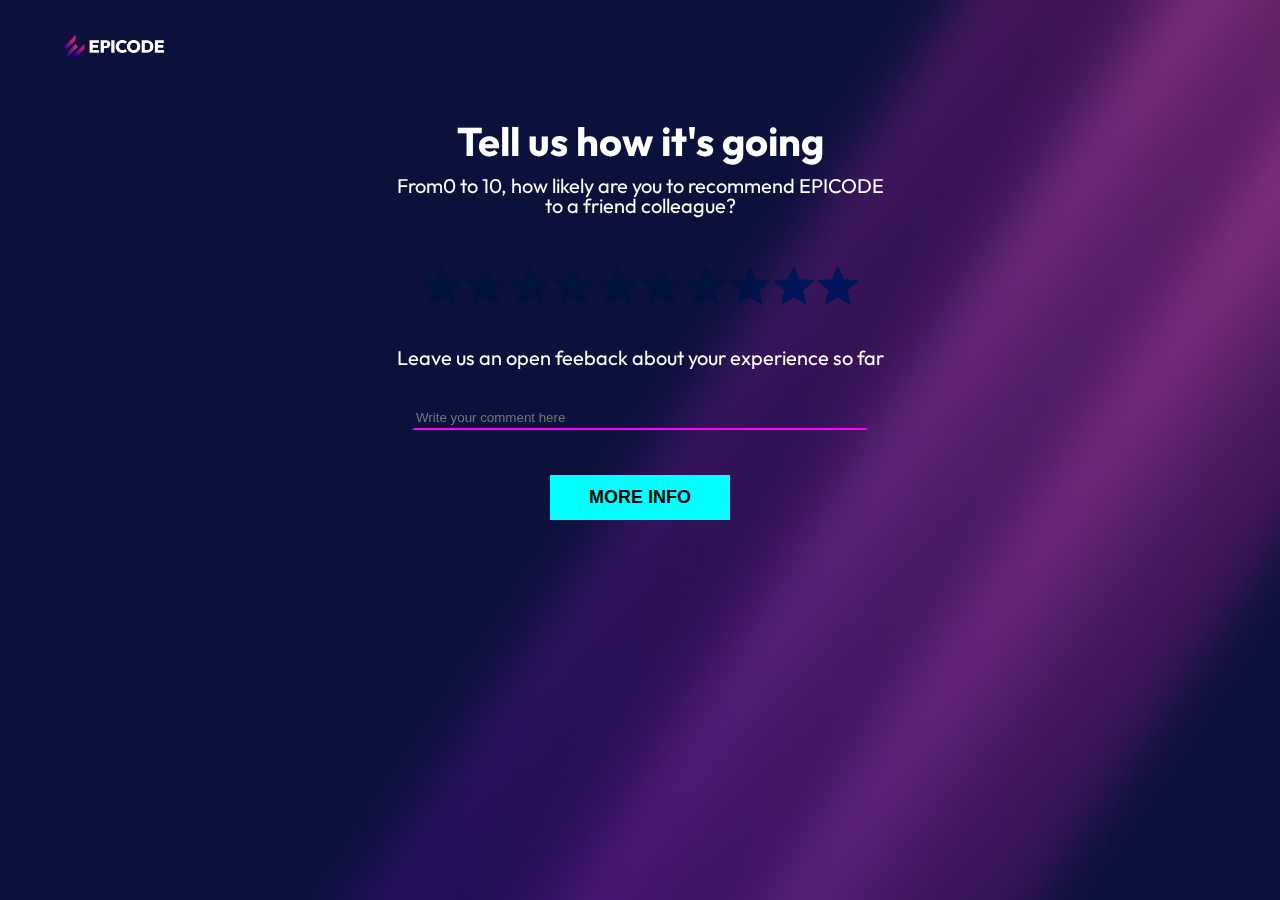
<file: feedback.html>
<!DOCTYPE html>
<html lang="en">
  <head>
    <meta charset="UTF-8" />
    <meta name="viewport" content="width=device-width, initial-scale=1.0" />
    <title>Document</title>
    <link rel="stylesheet" href="assets/reset.css" />
    <link rel="stylesheet" href="assets/feedback.css" />
  </head>
  <body>
    <div class="container">
      <main>
        <img src="assets/img/epicode_logo.png" alt="logo" id="logo" />
      </main>
      <div class="text">
        <h3>Tell us how it's going</h3>
        <p>
          From0 to 10, how likely are you to recommend EPICODE <br />
          to a friend colleague?
        </p>
      </div>
      <div id="star">
        <img src="assets/img/star.svg" alt="stella" width="40px" class="star" />
        <img src="assets/img/star.svg" alt="stella" width="40px" class="star" />
        <img src="assets/img/star.svg" alt="stella" width="40px" class="star" />
        <img src="assets/img/star.svg" alt="stella" width="40px" class="star" />
        <img src="assets/img/star.svg" alt="stella" width="40px" class="star" />
        <img src="assets/img/star.svg" alt="stella" width="40px" class="star" />
        <img src="assets/img/star.svg" alt="stella" width="40px" class="star" />
        <img src="assets/img/star.svg" alt="stella" width="40px" class="star" />
        <img src="assets/img/star.svg" alt="stella" width="40px" class="star" />
        <img src="assets/img/star.svg" alt="stella" width="40px" class="star" />
      </div>
      <div class="text2">
        <p>Leave us an open feeback about your experience so far</p>
      </div>
      <form action="https://www.epicode.com/" class="form" id="inviaForm">
        <input
          type="text"
          name="text"
          class="box"
          placeholder="Write your comment here"
        />
      </form>
      <div class="button-div">
        <button id="form-button">MORE INFO</button>
      </div>
    </div>
    <script src="script/feedback.js"></script>
  </body>
</html>
</file>
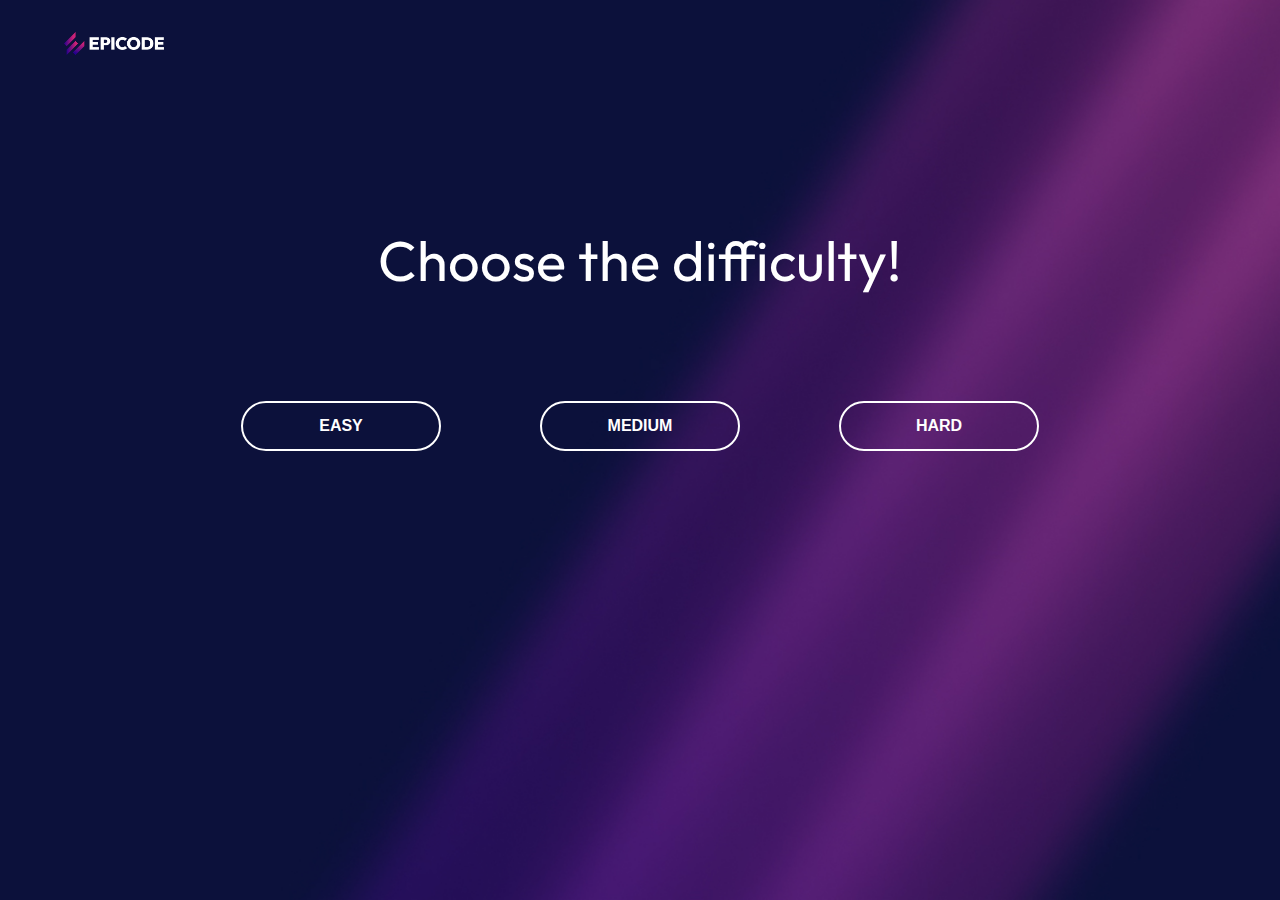
<file: main-difficulty.html>
<!DOCTYPE html>
<html lang="en">
  <head>
    <meta charset="UTF-8" />
    <meta name="viewport" content="width=device-width, initial-scale=1.0" />
    <link rel="stylesheet" href="assets/reset.css" />
    <link rel="stylesheet" href="assets/main2.css" />
    <title>Difficult</title>
  </head>
  <body>
    <div class="container">
      <main id="main">
        <img id="logo" src="assets/img/epicode_logo.png" alt="Epicode Logo" />
        <h1>Choose the difficulty!</h1>
        <div id="button">
          <button id="easy" onclick="caricaQuiz('quiz.html')">EASY</button>
          <button id="medium" onclick="caricaQuiz('quizMedium.html')">
            MEDIUM
          </button>
          <button id="hard" onclick="caricaQuiz('quizHard.html')">HARD</button>
        </div>
      </main>
    </div>
    <script src="script/main.js"></script>
  </body>
</html>
</file>
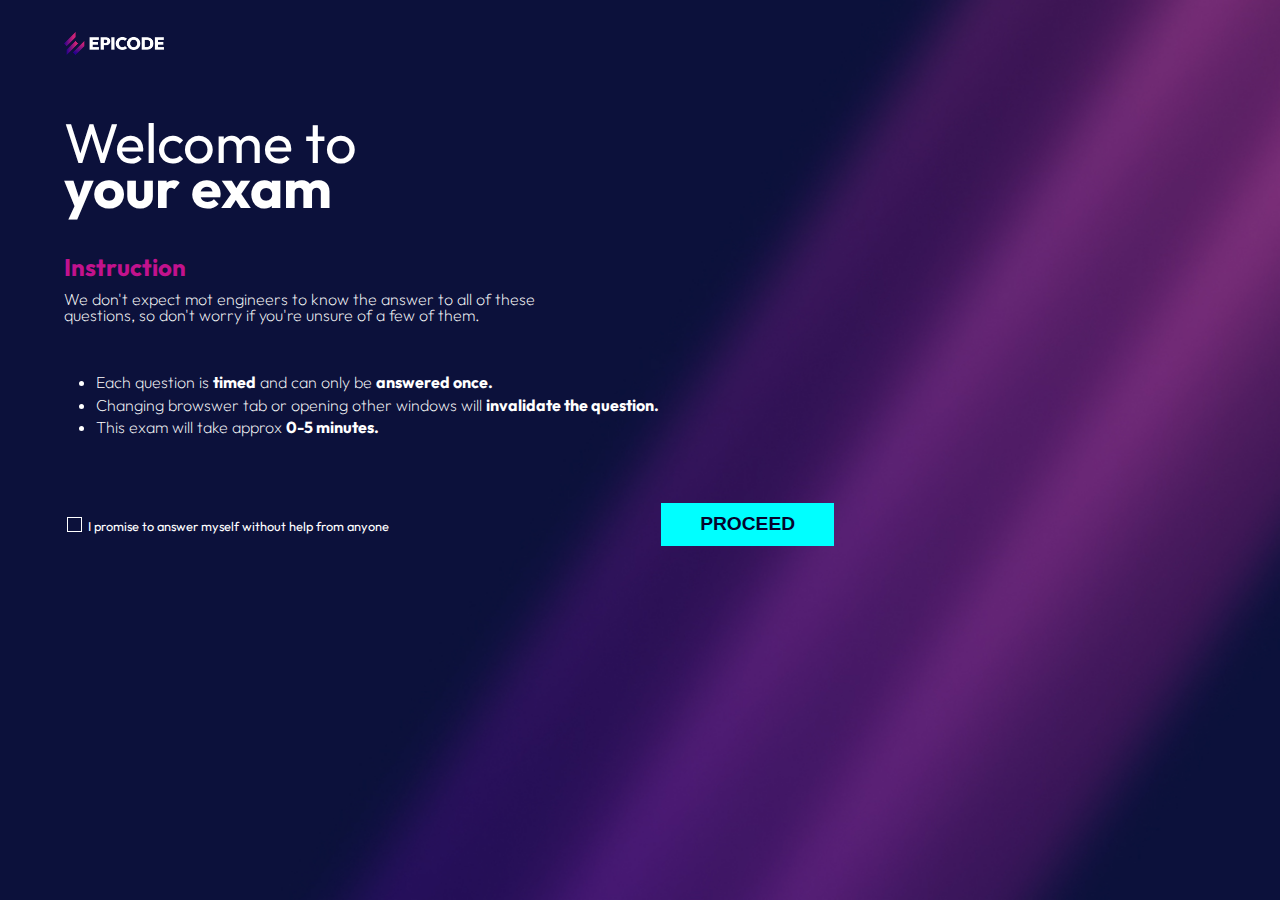
<file: main.html>
<!DOCTYPE html>
<html lang="en">
  <head>
    <meta charset="UTF-8" />
    <meta name="viewport" content="width=device-width, initial-scale=1.0" />
    <link rel="stylesheet" href="assets/reset.css" />
    <link rel="stylesheet" href="assets/main.css" />
    <title>Welcome page</title>
  </head>
  <body>
    <div class="container">
      <main id="main">
        <img id="logo" src="assets/img/epicode_logo.png" alt="Epicode logo" />

        <div id="google_translate_element"></div>
        <h1>Welcome to<br /><b>your exam</b></h1>
        <h3>Instruction</h3>
        <p>
          We don't expect mot engineers to know the answer to all of these<br />
          questions, so don't worry if you're unsure of a few of them.
        </p>
        <ul>
          <li>
            Each question is <b>timed</b> and can only be <b>answered once.</b>
          </li>
          <li>
            Changing browswer tab or opening other windows will
            <b>invalidate the question.</b>
          </li>
          <li>This exam will take approx <b>0-5 minutes.</b></li>
        </ul>

        <form id="checkbox">
          <input type="checkbox" id="check" name="check" required />
          <label for="check"
            >I promise to answer myself without help from anyone</label
          >
          <button id="button">PROCEED</button>
        </form>
      </main>
    </div>

    <script src="script/main.js"></script>
  </body>
</html>
</file>
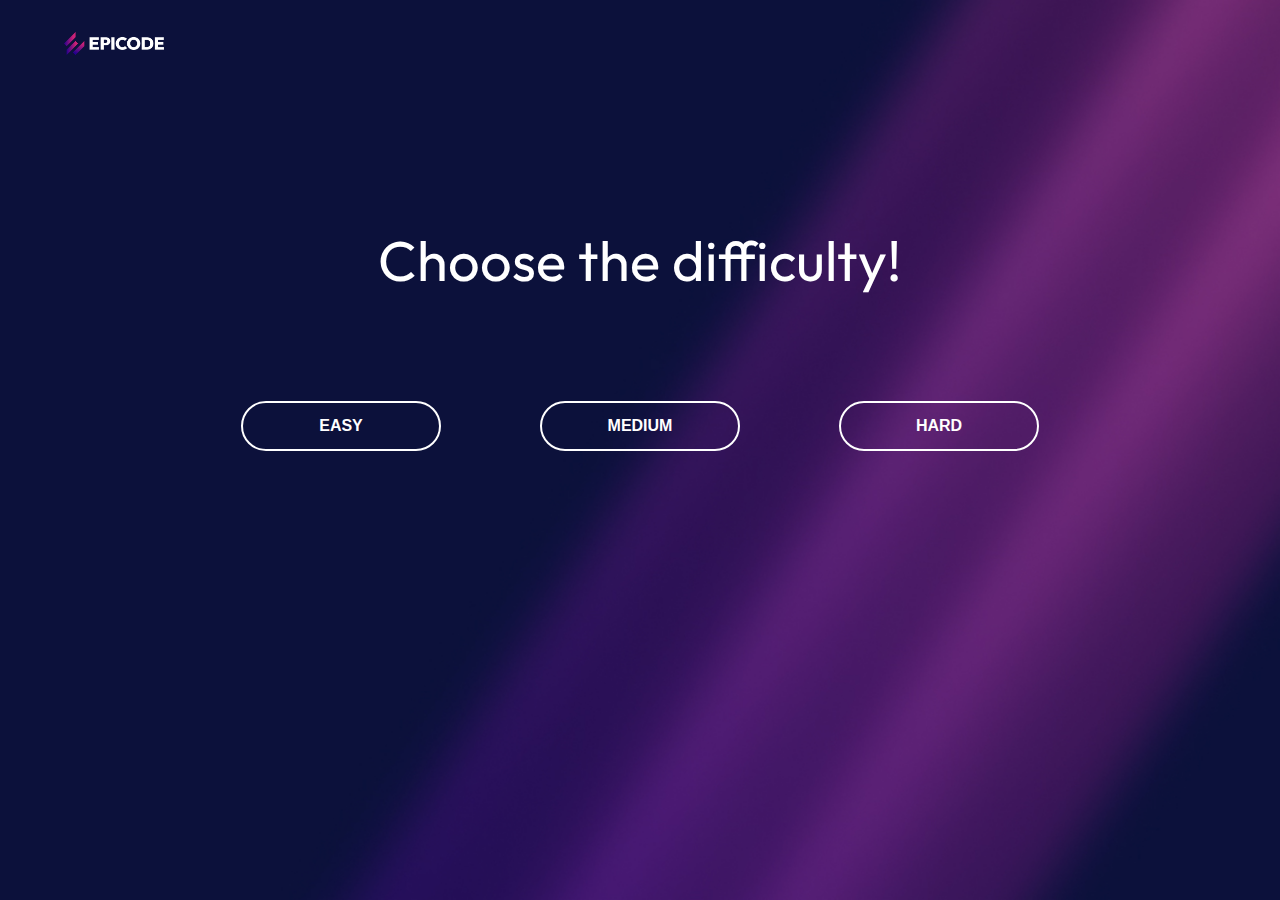
<file: main2.html>
<!DOCTYPE html>
<html lang="en">
  <head>
    <meta charset="UTF-8" />
    <meta name="viewport" content="width=device-width, initial-scale=1.0" />
    <link rel="stylesheet" href="assets/reset.css" />
    <link rel="stylesheet" href="assets/main2.css" />
    <title>Difficult</title>
  </head>
  <body>
    <div class="container">
      <main id="main">
        <img id="logo" src="assets/img/epicode_logo.png" alt="Epicode Logo" />
        <h1>Choose the difficulty!</h1>
        <div id="button">
          <button id="easy">EASY</button>
          <button id="medium">MEDIUM</button>
          <button id="hard">HARD</button>
        </div>
      </main>
    </div>

    <script src="script/main2.js"></script>
  </body>
</html>
</file>
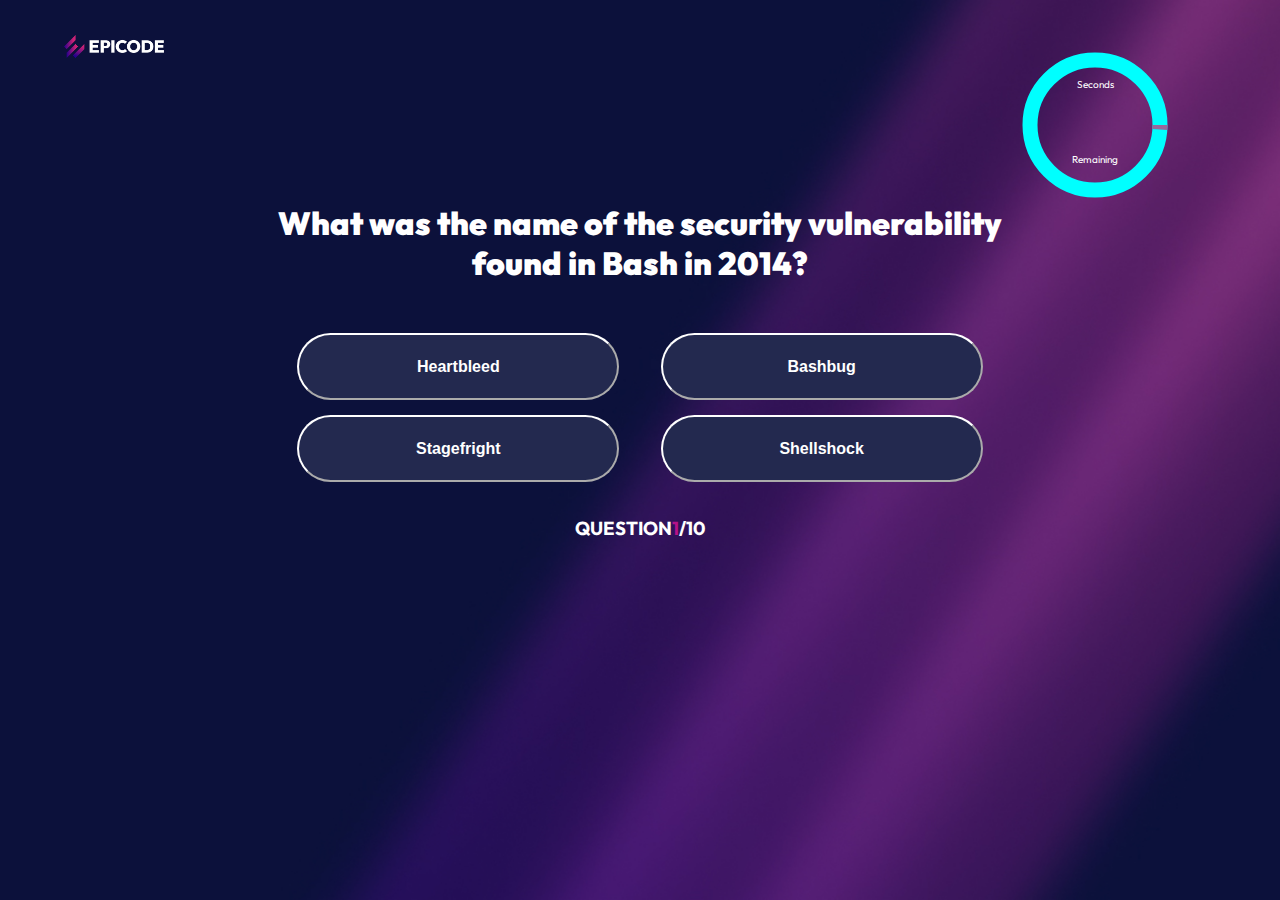
<file: quiz.html>
<!DOCTYPE html>
<html lang="en">
  <head>
    <meta charset="UTF-8" />
    <meta name="viewport" content="width=device-width, initial-scale=1.0" />
    <title>QUIZ PAGE</title>
    <link rel="stylesheet" href="assets/style.css" />

  </head>
  <body>
    <div class="container">
      <main>
        <img src="assets/img/epicode_logo.png" alt="logo" id="logo" />
        <div id="countdown">
          <svg width="150" height="150" xmlns="http://www.w3.org/2000/svg">
            <circle cx="75" cy="75" r="65" fill="transparent" stroke="#00ffff" stroke-width="15" />
            <circle cx="75" cy="75" r="65" fill="transparent" stroke="#98689c" stroke-width="15">
              <animate attributeName="stroke-dasharray" from="0 408" to="360 408" dur="60s" repeatCount="indefinite" id="animationCircle"/>
            </circle>
            <text x="50%" y="25%" text-anchor="middle" fill="white" font-size="10">
              <tspan x="50%" dy="0">Seconds</tspan>
            </text>
            <text x="50%" y="60%" text-anchor="middle" fill="white" font-size="52">
              <tspan x="50%" dy="0" id="seconds"></tspan>
            </text>
            <text x="50%" y="75%" text-anchor="middle" fill="white" font-size="10">
              <tspan x="50%" dy="0">Remaining</tspan>
            </text>
          </svg>
            </text>
          </svg>
          </div>
           </div>
        <div id="question-section">
          <div id="main-question">
            <h1 id="question"></h1>
          </div>
          <div id="buttonsContainer"></div>
        </div>

        <h3 id="scoreOnGoing">
          QUESTION <span id="question-counter"></span>/10
        </h3>
      </main>
    </div>
    <script src="script/main2.js"></script>
    <script src="script/script.js"></script>
    
  </body>
</html>
</file>
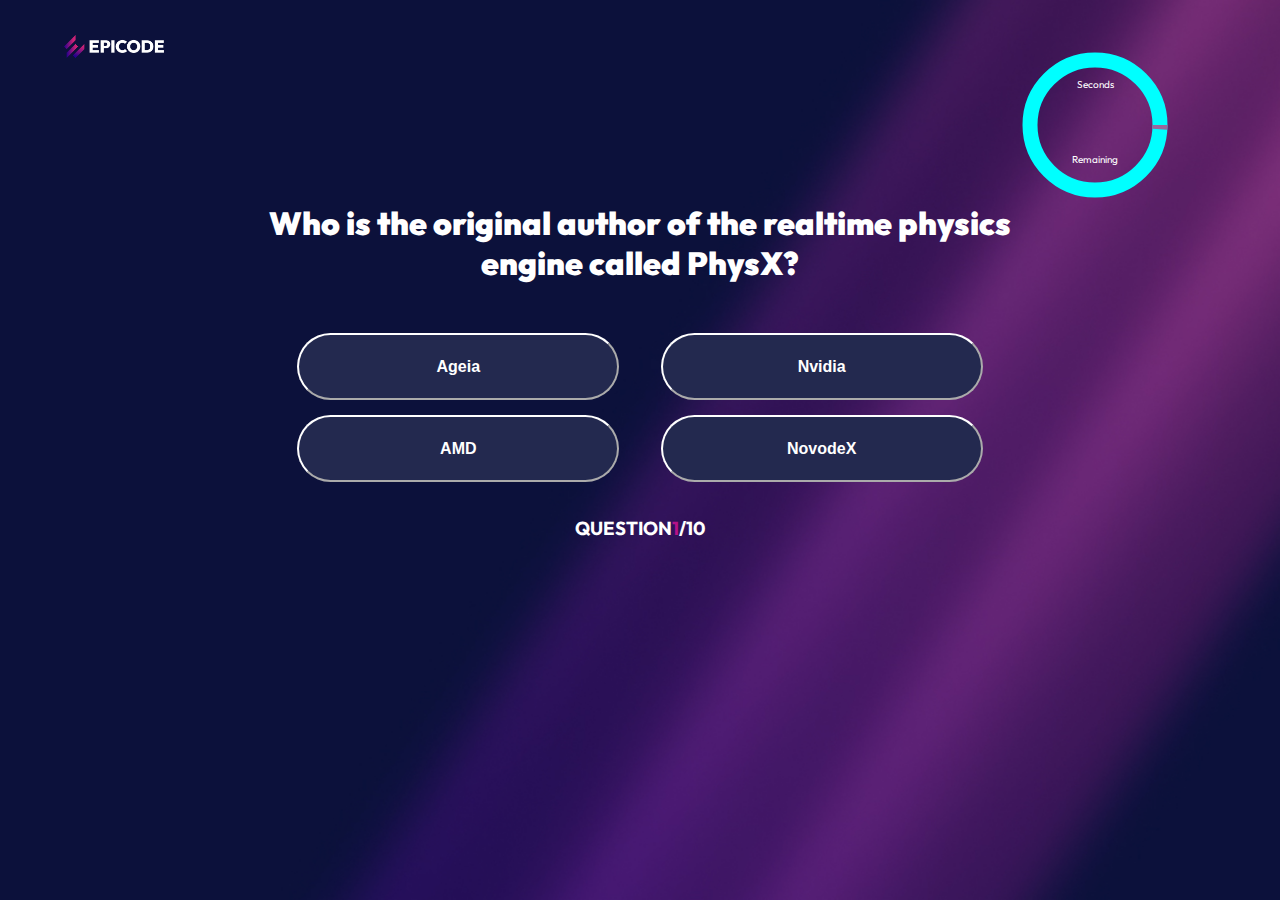
<file: quizHard.html>
<!DOCTYPE html>
<html lang="en">
  <head>
    <meta charset="UTF-8" />
    <meta name="viewport" content="width=device-width, initial-scale=1.0" />
    <title>QUIZ PAGE</title>
    <link rel="stylesheet" href="assets/style.css" />

  </head>
  <body>
    <div class="container">
      <main>
        <img src="assets/img/epicode_logo.png" alt="logo" id="logo" />
        <div id="countdown">
          <svg width="150" height="150" xmlns="http://www.w3.org/2000/svg">
            <circle cx="75" cy="75" r="65" fill="transparent" stroke="#00ffff" stroke-width="15" />
            <circle cx="75" cy="75" r="65" fill="transparent" stroke="#98689c" stroke-width="15">
              <animate attributeName="stroke-dasharray" from="0 408" to="360 408" dur="60s" repeatCount="indefinite" id="animationCircle"/>
            </circle>
            <text x="50%" y="25%" text-anchor="middle" fill="white" font-size="10">
              <tspan x="50%" dy="0">Seconds</tspan>
            </text>
            <text x="50%" y="60%" text-anchor="middle" fill="white" font-size="52">
              <tspan x="50%" dy="0" id="seconds"></tspan>
            </text>
            <text x="50%" y="75%" text-anchor="middle" fill="white" font-size="10">
              <tspan x="50%" dy="0">Remaining</tspan>
            </text>
          </svg>
            </text>
          </svg>
          </div>
           </div>
        <div id="question-section">
          <div id="main-question">
            <h1 id="question"></h1>
          </div>
          <div id="buttonsContainer"></div>
        </div>

        <h3 id="scoreOnGoing">
          QUESTION <span id="question-counter"></span>/10
        </h3>
      </main>
    </div>

    <script src="script/scriptHard.js"></script>
    <script src="script/results.js"></script>
  </body>
</html>
</file>
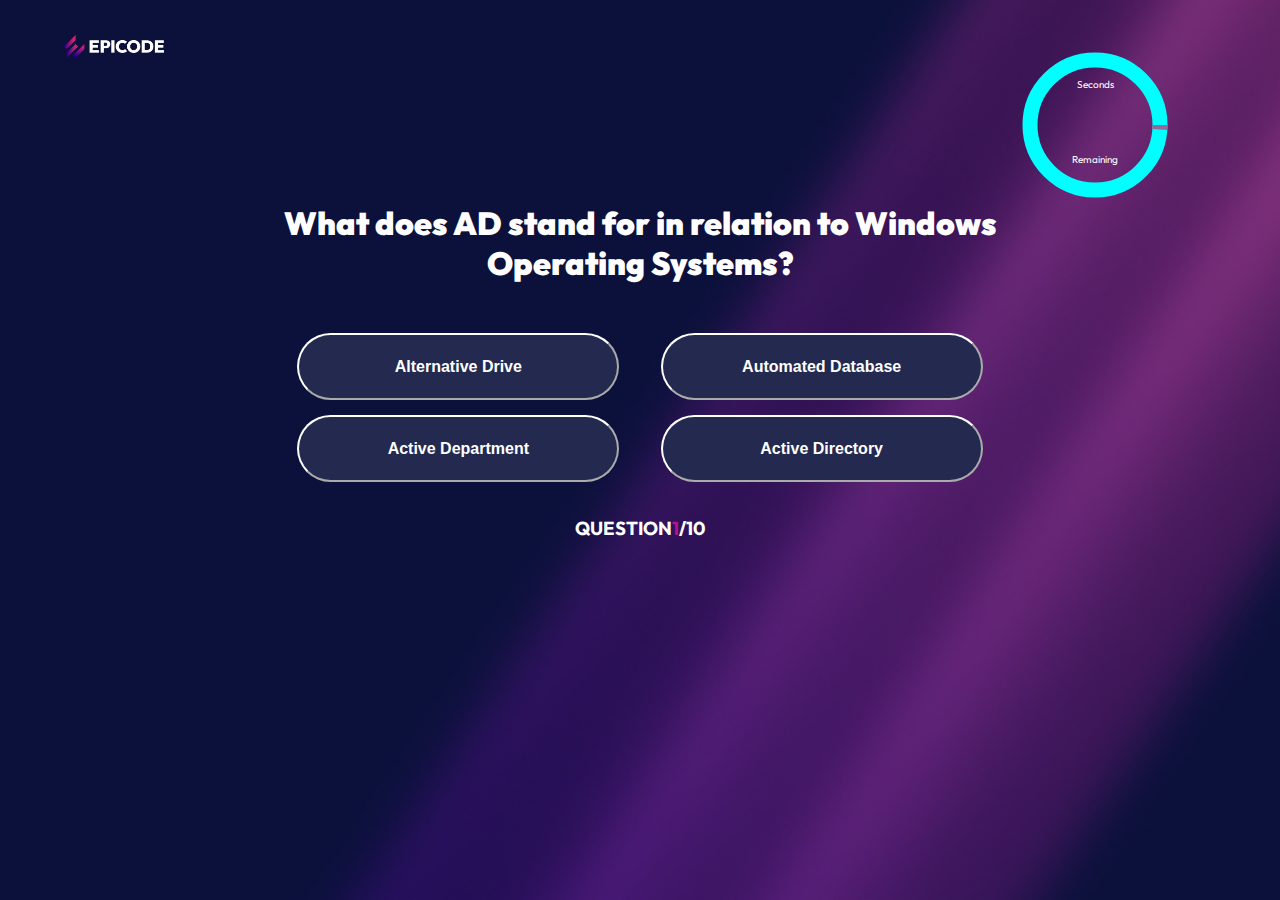
<file: quizMedium.html>
<!DOCTYPE html>
<html lang="en">
  <head>
    <meta charset="UTF-8" />
    <meta name="viewport" content="width=device-width, initial-scale=1.0" />
    <title>QUIZ PAGE</title>
    <link rel="stylesheet" href="assets/style.css" />

  </head>
  <body>
    <div class="container">
      <main>
        <img src="assets/img/epicode_logo.png" alt="logo" id="logo" />
        <div id="countdown">
          <svg width="150" height="150" xmlns="http://www.w3.org/2000/svg">
            <circle cx="75" cy="75" r="65" fill="transparent" stroke="#00ffff" stroke-width="15" />
            <circle cx="75" cy="75" r="65" fill="transparent" stroke="#98689c" stroke-width="15">
              <animate attributeName="stroke-dasharray" from="0 408" to="360 408" dur="60s" repeatCount="indefinite" id="animationCircle"/>
            </circle>
            <text x="50%" y="25%" text-anchor="middle" fill="white" font-size="10">
              <tspan x="50%" dy="0">Seconds</tspan>
            </text>
            <text x="50%" y="60%" text-anchor="middle" fill="white" font-size="52">
              <tspan x="50%" dy="0" id="seconds"></tspan>
            </text>
            <text x="50%" y="75%" text-anchor="middle" fill="white" font-size="10">
              <tspan x="50%" dy="0">Remaining</tspan>
            </text>
          </svg>
            </text>
          </svg>
          </div>
           </div>
        <div id="question-section">
          <div id="main-question">
            <h1 id="question"></h1>
          </div>
          <div id="buttonsContainer"></div>
        </div>

        <h3 id="scoreOnGoing">
          QUESTION <span id="question-counter"></span>/10
        </h3>
      </main>
    </div>

    <script src="script/scriptMedium.js"></script>
    <script src="script/results.js"></script>
  </body>
</html>
</file>
<file: assets/feedback.css>
@import url("https://fonts.googleapis.com/css2?family=Outfit:wght@100;200;300;400;500;600;700;800;900&display=swap");

body {
  font-family: "Outfit", sans-serif;
  font-size: 20px;
  background-image: url("../assets/img/bg.jpg");
  background-size: cover;
  width: 100%;
}

#logo {
  margin-left: 3.2em;
  margin-top: 35px;
  width: 100px;
}

.text {
  text-align: center;
  color: white;
  margin-top: 60px;
}
.text h3 {
  font-size: 2em;
  font-weight: bold;
  margin-bottom: 15px;
}
.text p {
  margin-top: 10px;
  margin-bottom: 10px;
}

#star {
  text-align: center;
  margin-top: 50px;
  cursor: pointer;
}
.star {
  mix-blend-mode: darken;
}
.star:hover {
  mix-blend-mode: normal;
}

.text2 p {
  color: white;
  padding-top: 40px;
  text-align: center;
  margin-bottom: 1.8em;
}

.form {
  text-align: center;
  margin-top: 10px;
}
.box {
  width: 35%;
  margin: px;
  height: 20px;
  background-color: rgb(0, 0, 0, 0);
  color: white;
  border-color: transparent transparent fuchsia transparent;
}

.button-div {
  width: 100%;
  text-align: center;
}

.button-div button {
  width: 180px;
  margin-right: auto;
  margin-left: auto;
  margin-top: 45px;
  background-color: #00ffff;
  height: 45px;
  text-align: center;
  font-weight: bolder;
  font-size: 18px;
  cursor: pointer;
  border-color: transparent;
}
.button-div button:hover{
  box-shadow: 0px 0px 10px 2px #00FFFF;
}
button a {
  text-decoration: none;
  color: black;
}
</file>
<file: assets/main2.css>
@import url("https://fonts.googleapis.com/css2?family=Outfit:wght@100;200;300;400;500;600;700;800;900&display=swap");

body {
  font-family: "Outfit", sans-serif;
  background-image: url("../assets/img/bg.jpg");
  background-size: cover;
  margin: 0;
}

#main {
  width: 90%;
  margin-left: auto;
  margin-right: auto;
}

#logo {
  width: 100px;
  margin-bottom: 4em;
  margin-top: 2em;
}

h1 {
  text-align: center;
  color: white;
  font-size: 3.5em;
  margin-top: 2em;
  margin-bottom: 2em;
}
#button {
  text-align: center;
}

#easy,
#medium,
#hard {
  margin: 0 3em;
  width: 200px;
  height: 50px;
  border: 2px solid white;
  background-color: transparent;
  color: white;
  font-size: 1em;
  font-weight: 600;
  border-radius: 40px;
  cursor: pointer;
  transition: background-color 0.3s ease;
}

#easy:hover,
#medium:hover,
#hard:hover {
  box-shadow: 0px 0px 10px 2px #00ffff;
  background-color: #3b1759;
}

@keyframes fadeOut {
  0% {
    opacity: 1;
  }
  100% {
    opacity: 0;
  }
}
</file>
<file: assets/main.css>
@import url("https://fonts.googleapis.com/css2?family=Outfit:wght@100;200;300;400;500;600;700;800;900&display=swap");

body {
  font-family: "Outfit", sans-serif;
  background-image: url("../assets/img/bg.jpg");
  background-size: cover;
  margin: 0;
}

@keyframes fadeOut {
  0% {
    opacity: 1;
  }
  100% {
    opacity: 0;
  }
}

#main {
  width: 90%;
  margin-left: auto;
  margin-right: auto;
}

#logo {
  width: 100px;
  margin-bottom: 4em;
  margin-top: 2em;
}
h1 {
  color: white;
  font-weight: 400;
  line-height: 0.8;
  font-size: 3.5em;
  margin-bottom: 0.8em;
}
b {
  font-weight: bold;
}
h3 {
  color: #c2128d;
  margin-bottom: 0.5em;
  font-weight: 700;
  font-size: 1.5em;
}
p {
  color: white;
  font-weight: 200;
  margin-top: 0;
  line-height: 1;
  margin-bottom: 3em;
}
ul {
  color: white;
  list-style-type: disc;
  font-weight: 200;
  line-height: 1.4;
  margin-left: 2em;
}

#check {
  position: relative;
  cursor: pointer;
  appearance: none;
  border: 1px solid white;
  width: 15px;
  height: 15px;
  margin: 3px 3px -2px 3px;
}
#check:checked::before {
  position: absolute;
  content: "\2713";
  bottom: -1px;
  left: 1.8px;
  color: white;
  background-color: transparent;
  border-top: none;
  border-left: none;
}
form {
  margin-top: 5em;
  padding-bottom: 5em;
  color: white;
  font-size: 0.8em;
}

#button {
  margin-left: 14em;
    background-color: #00FFFF;
    border: 1px solid #00FFFF;
    color: #05052d;
    font-weight: bold;
    font-size: 1.5em;
    padding: 0.5em 2em;
    text-decoration: none;
}
#button:hover {
  box-shadow: 0px 0px 10px 2px #00ffff;
}
</file>
<file: assets/style.css>
@import url("https://fonts.googleapis.com/css2?family=Outfit:wght@100;200;300;400;500;600;700;800;900&display=swap");

body {
  font-family: "Outfit", sans-serif;
  margin: 0;
}

body {
  background-image: url("../assets/img/bg.jpg");
  background-size: cover;
  width: 100%;
}

#logo {
  margin-left: 4em;
  margin-top: 35px;
  width: 100px;
}

#question {
  color: white;
  font-size: 2em;
  text-align: center;
  margin-bottom: 50px;
  display: inline-block;
}

#scoreOnGoing {
  text-align: center;
}

#question-section {
  width: 60%;
  margin-left: auto;
  margin-right: auto;
}

#main-question {
  text-align: center;
  margin-top: 120px;
}

#buttonsContainer {
  flex-wrap: wrap;
  display: flex;
  width: 100%;
  justify-content: space-evenly;
}

#buttonsContainer button {
  width: 322px;
  height: 67px;
  border-radius: 49px;
  background-color: #23294f;
  color: white;
  font-weight: 600;
  font-size: 1em;
  border-bottom-color: #23294f;
  border-color: white;
  cursor: pointer;
  margin-bottom: 15px;
}
#question-section button:hover {
  background: linear-gradient(180deg, #cc0092, #8e007b);
}

#scoreOnGoing {
  color: white;
  display: flex;

  justify-content: center;
}

#scoreOnGoing span {
  color: #b51289;
}

#countdown {
  float: right;
  margin-right: 180px;
  color: white;
  margin-top: 50px;
  width: 80px;
  height: 80px;
}

br {
  line-height: 1;
}

#countdown span {
  font-size: 2em;

  line-height: 0;
  padding-left: 4px;
}

#countdown p {
  margin: 0;
  line-height: 1;
  font-size: 0.6em;
}

#countdown:nth-child(2) {
  text-align: center;
  vertical-align: middle;
  line-height: 50px;
}

/* RESULTS PAGE CSS */

#result-text-static {
  color: white;
  text-align: center;
  line-height: 0.5;
}

#result-text-static h1,
h2 {
  font-size: 2.8em;
}
h1:first-of-type {
  font-weight: 900;
}

#result-text-static h1 {
  font-weight: 300;
}

#result-text-static > p {
  font-size: 1.2em;
  letter-spacing: 1px;
}

#answersDinamic {
  display: flex;
  justify-content: space-evenly;
  margin-top: 46px;
}

#rate-button {
  margin-top: 20px;
  width: 180px;
  height: 50px;
  border: 2px solid white;
  background-color: transparent;
  color: white;
  font-size: 1em;
  font-weight: 600;
  cursor: pointer;
}
#rate-button:hover {
  box-shadow: 0px 0px 10px 2px #00ffff;
}
#button-section {
  margin-top: 50px;
}

#correct-section,
#wrong-section {
  margin-top: 50px;
}

#chart {
  position: relative;
  width: 20%;
  word-wrap: break-word;
  margin-top: 30px;
}

#inner1 {
  position: absolute;
  width: 50%;
    left: 25%;
    bottom: 55%;
    font-size: 0.7em;
}
#inner2 {
  position: absolute;
    left: 25%;
  bottom: 50%;
  width: 50%;
  font-size: 0.7em;
}

#inner3 {
  position: absolute;
    font-size: 0.6em;
  line-height: 12px;
    font-weight: 200;
  left: 28%;
    width: 45%;
    bottom:25%;
}

@keyframes fadeOut {
  0% {
    opacity: 1;
  }
  100% {
    opacity: 0;
  }
}
</file>
